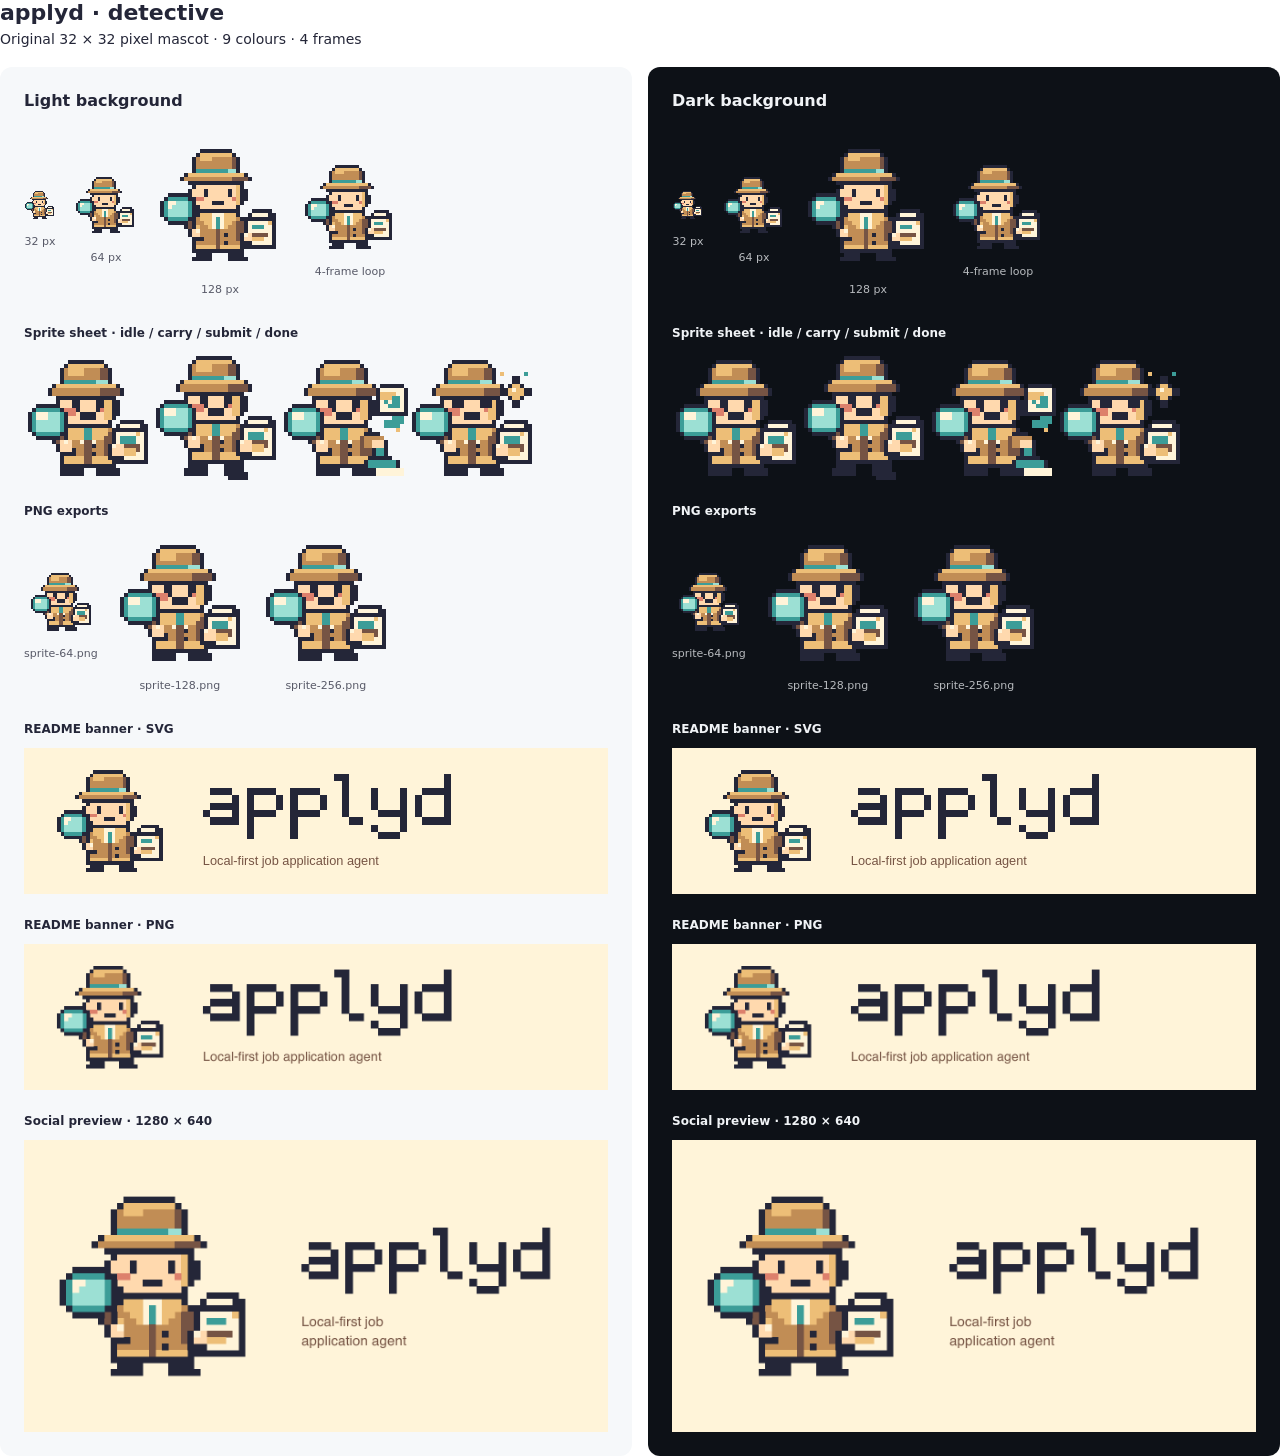
<file: docs/brand/preview.html>
<!doctype html><html lang="en"><head><meta charset="utf-8"><meta name="viewport" content="width=device-width,initial-scale=1"><title>applyd detective artwork preview</title><style>:root{color-scheme:light dark}*{box-sizing:border-box}html,body{margin:0;background:transparent;font-family:system-ui,sans-serif}main{padding:0}header{color:var(--foreground,#242638);margin-bottom:20px}h1{font-size:22px;margin:0 0 6px}header p{margin:0;font-size:14px}.panels{display:grid;grid-template-columns:minmax(0,1fr) minmax(0,1fr);gap:16px}.panel{min-width:0;padding:24px;border-radius:12px}.light{background:#f6f8fa;color:#242638}.dark{background:#0d1117;color:#f0f3f6}h2{font-size:16px;margin:0 0 24px}h3{font-size:12px;font-weight:600;margin:24px 0 12px}figure{margin:0;text-align:center}figcaption{font-size:11px;opacity:.75;margin-top:10px}.sizes,.exports{display:flex;gap:18px;align-items:center;flex-wrap:wrap;min-height:168px}.pixel{image-rendering:pixelated}.sheet,.wide{display:block;max-width:100%;height:auto}.sheet{width:512px}.wide{width:100%}.animated{width:96px;height:96px;background-image:url('[data-uri]');background-repeat:no-repeat;background-size:384px 96px;image-rendering:pixelated;animation:work 2.4s steps(4,end) infinite}@keyframes work{from{background-position:0 0}to{background-position:-384px 0}}@media(prefers-reduced-motion:reduce){.animated{animation:none}}@media(max-width:560px){.panel{padding:16px}.panels{gap:8px}.sizes,.exports{gap:12px}.sizes img,.exports img{max-width:100%;height:auto}}</style></head><body><main><header><h1>applyd · detective</h1><p>Original 32 × 32 pixel mascot · 9 colours · 4 frames</p></header><div class="panels"><section class="panel light" aria-label="light background preview"><h2>Light background</h2><div class="sizes"><figure><img class="pixel" width="32" height="32" src="[data-uri]" alt="Detective mascot at 32 pixels"><figcaption>32 px</figcaption></figure><figure><img class="pixel" width="64" height="64" src="[data-uri]" alt="Detective mascot at 64 pixels"><figcaption>64 px</figcaption></figure><figure><img class="pixel" width="128" height="128" src="[data-uri]" alt="Detective mascot at 128 pixels"><figcaption>128 px</figcaption></figure><figure><div class="animated" role="img" aria-label="Animated detective: idle, carry, submit, done"></div><figcaption>4-frame loop</figcaption></figure></div><h3>Sprite sheet · idle / carry / submit / done</h3><img class="sheet pixel" src="[data-uri]" alt="All four frames at 4 times native size"><h3>PNG exports</h3><div class="exports"><figure><img class="pixel" width="64" src="[data-uri]" alt="64 by 64 PNG export"><figcaption>sprite-64.png</figcaption></figure><figure><img class="pixel" width="128" src="[data-uri]" alt="128 by 128 PNG export"><figcaption>sprite-128.png</figcaption></figure><figure><img class="pixel" width="128" src="[data-uri]" alt="256 by 256 PNG export"><figcaption>sprite-256.png</figcaption></figure></div><h3>README banner · SVG</h3><img class="wide" src="[data-uri]" alt="Vector README banner"><h3>README banner · PNG</h3><img class="wide" src="[data-uri]" alt="PNG README banner"><h3>Social preview · 1280 × 640</h3><img class="wide" src="[data-uri]" alt="Opaque social preview"></section><section class="panel dark" aria-label="dark background preview"><h2>Dark background</h2><div class="sizes"><figure><img class="pixel" width="32" height="32" src="[data-uri]" alt="Detective mascot at 32 pixels"><figcaption>32 px</figcaption></figure><figure><img class="pixel" width="64" height="64" src="[data-uri]" alt="Detective mascot at 64 pixels"><figcaption>64 px</figcaption></figure><figure><img class="pixel" width="128" height="128" src="[data-uri]" alt="Detective mascot at 128 pixels"><figcaption>128 px</figcaption></figure><figure><div class="animated" role="img" aria-label="Animated detective: idle, carry, submit, done"></div><figcaption>4-frame loop</figcaption></figure></div><h3>Sprite sheet · idle / carry / submit / done</h3><img class="sheet pixel" src="[data-uri]" alt="All four frames at 4 times native size"><h3>PNG exports</h3><div class="exports"><figure><img class="pixel" width="64" src="[data-uri]" alt="64 by 64 PNG export"><figcaption>sprite-64.png</figcaption></figure><figure><img class="pixel" width="128" src="[data-uri]" alt="128 by 128 PNG export"><figcaption>sprite-128.png</figcaption></figure><figure><img class="pixel" width="128" src="[data-uri]" alt="256 by 256 PNG export"><figcaption>sprite-256.png</figcaption></figure></div><h3>README banner · SVG</h3><img class="wide" src="[data-uri]" alt="Vector README banner"><h3>README banner · PNG</h3><img class="wide" src="[data-uri]" alt="PNG README banner"><h3>Social preview · 1280 × 640</h3><img class="wide" src="[data-uri]" alt="Opaque social preview"></section></div></main></body></html>
</file>
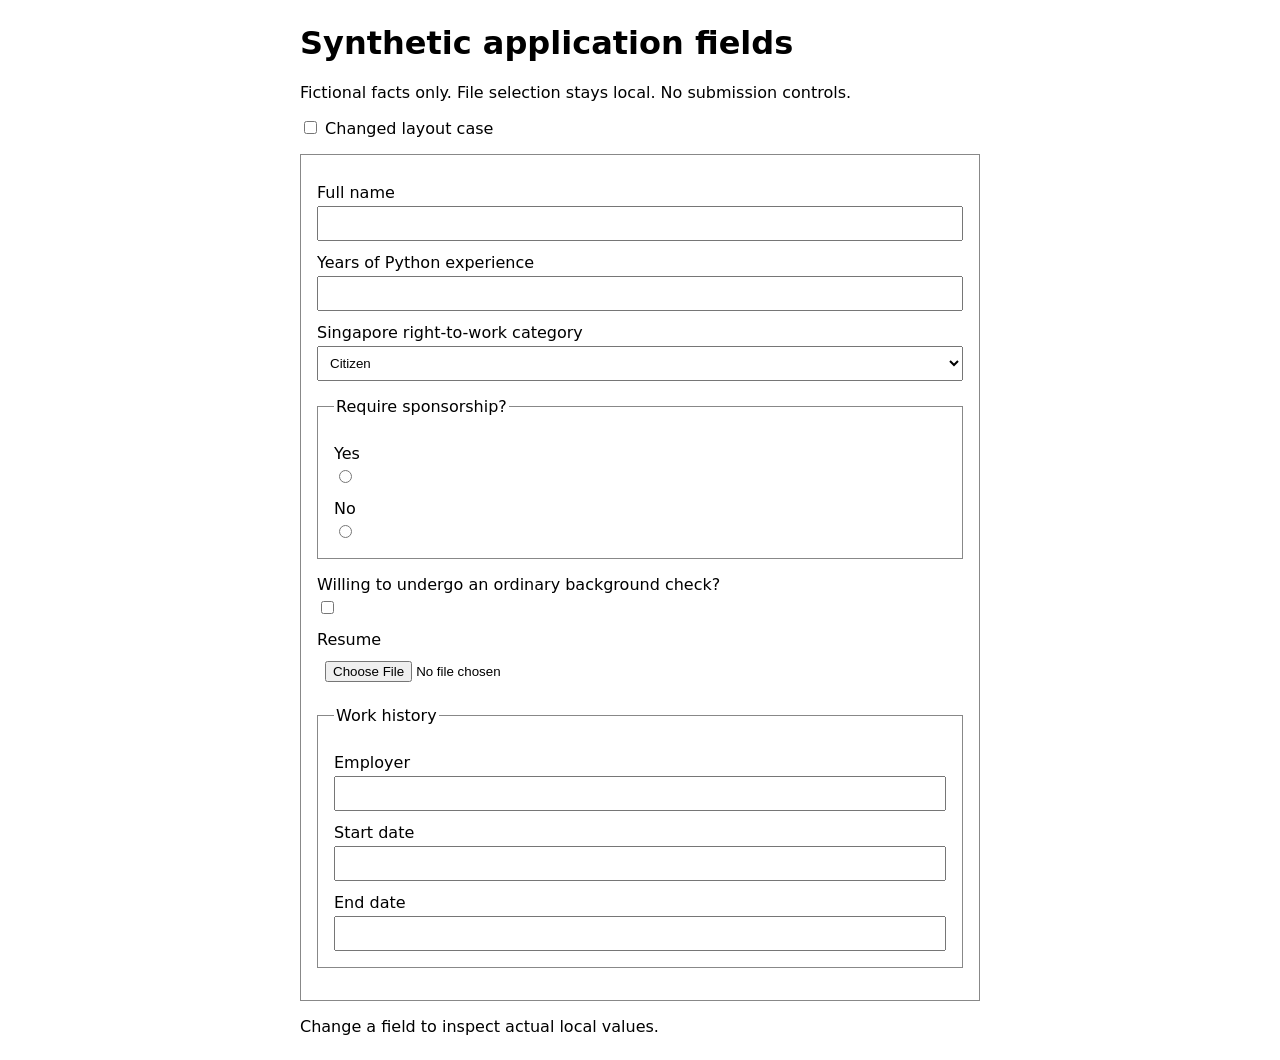
<file: tests/fixtures/application-form.html>
<!doctype html>
<html lang="en">
<head>
  <meta charset="utf-8">
  <meta name="viewport" content="width=device-width, initial-scale=1">
  <meta http-equiv="Content-Security-Policy" content="default-src 'none'; script-src 'unsafe-inline'; style-src 'unsafe-inline'; connect-src 'none'; form-action 'none'; base-uri 'none'; object-src 'none'">
  <title>Synthetic application fields</title>
  <style>
    body { font: 16px system-ui, sans-serif; margin: 24px auto; padding: 0 16px; max-width: 680px; }
    section, fieldset { border: 1px solid #888; padding: 16px; margin: 16px 0; }
    label { display: block; margin: 12px 0 4px; }
    input:not([type="radio"]):not([type="checkbox"]), select, textarea { width: 100%; box-sizing: border-box; padding: 8px; }
    output { display: block; white-space: pre-wrap; overflow-wrap: anywhere; margin-top: 16px; }
  </style>
</head>
<body>
  <h1>Synthetic application fields</h1>
  <p>Fictional facts only. File selection stays local. No submission controls.</p>
  <label><input type="checkbox" id="changed-layout"> Changed layout case</label>
  <section role="dialog" aria-label="Synthetic Easy Apply" id="application-dialog">
    <label for="full-name">Full name</label>
    <input id="full-name" type="text" required>
    <label for="years-python">Years of Python experience</label>
    <input id="years-python" type="number" min="0" max="60" step="1" required>
    <label for="work-category">Singapore right-to-work category</label>
    <select id="work-category" required>
      <option value="citizen">Citizen</option>
      <option value="pr">Permanent Resident</option>
      <option value="foreigner">Foreigner</option>
    </select>
    <fieldset id="sponsorship">
      <legend>Require sponsorship?</legend>
      <label for="sponsorship-yes">Yes</label>
      <input id="sponsorship-yes" type="radio" name="sponsorship" value="yes" required>
      <label for="sponsorship-no">No</label>
      <input id="sponsorship-no" type="radio" name="sponsorship" value="no" required>
    </fieldset>
    <label for="background-check">Willing to undergo an ordinary background check?</label>
    <input id="background-check" type="checkbox" required>
    <label for="resume">Resume</label>
    <input id="resume" type="file" accept="application/pdf,.pdf" required>
    <fieldset id="work-history">
      <legend>Work history</legend>
      <label for="history-company">Employer</label>
      <input id="history-company" type="text" required>
      <label for="history-start">Start date</label>
      <input id="history-start" type="text" required>
      <label for="history-end">End date</label>
      <input id="history-end" type="text" required>
    </fieldset>
    <div id="extra-fields"></div>
  </section>
  <output id="observed" aria-live="polite">Change a field to inspect actual local values.</output>
  <script>
    'use strict';
    const dialog = document.getElementById('application-dialog');
    function showValues() {
      const values = {};
      for (const element of dialog.querySelectorAll('input, select')) {
        values[element.id] = element.type === 'file' ? Array.from(element.files, file => ({name: file.name, size: file.size})) :
          ['radio', 'checkbox'].includes(element.type) ? element.checked : element.value;
      }
      document.getElementById('observed').textContent = JSON.stringify(values, null, 2);
    }
    dialog.addEventListener('input', showValues);
    dialog.addEventListener('change', showValues);
    document.getElementById('changed-layout').addEventListener('change', event => {
      const container = document.getElementById('extra-fields');
      container.replaceChildren();
      const select = document.getElementById('work-category');
      const previous = document.getElementById('new-option');
      if (previous) previous.remove();
      if (event.target.checked) {
        const label = document.createElement('label');
        label.htmlFor = 'unknown-qualification'; label.textContent = 'Unknown qualification';
        const input = document.createElement('input');
        input.id = 'unknown-qualification'; input.required = true;
        container.append(label, input);
        const option = document.createElement('option');
        option.id = 'new-option'; option.value = 'unrecognized'; option.textContent = 'Unrecognized category';
        select.append(option);
      }
      showValues();
    });
  </script>
</body>
</html>
</file>
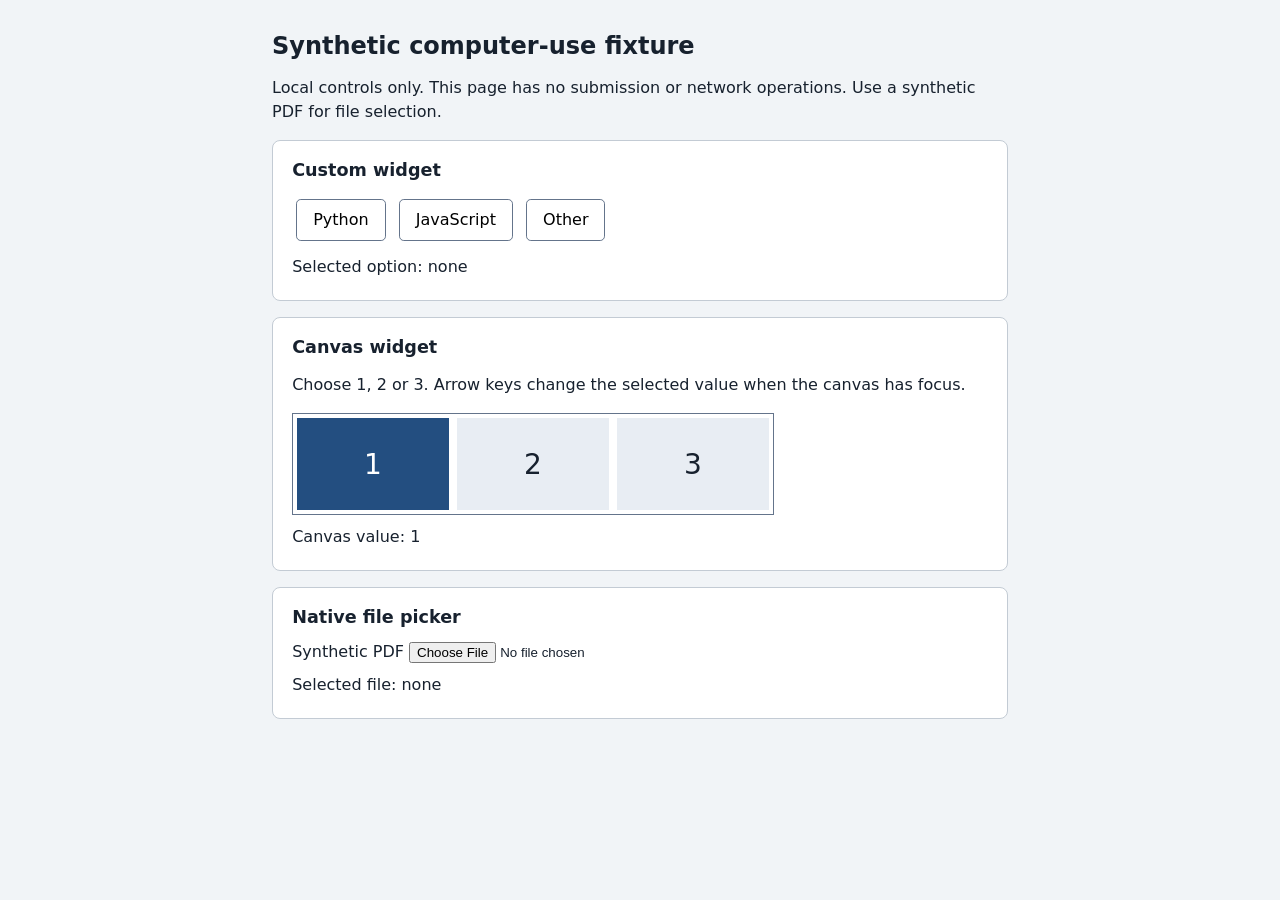
<file: tests/fixtures/fallback-form.html>
<!doctype html>
<html lang="en">
<meta charset="utf-8">
<meta name="viewport" content="width=device-width, initial-scale=1">
<meta http-equiv="Content-Security-Policy" content="default-src 'none'; script-src 'unsafe-inline'; style-src 'unsafe-inline'; connect-src 'none'; form-action 'none'; base-uri 'none'; object-src 'none'">
<title>Synthetic computer-use fixture</title>
<style>
  :root { color-scheme: light; font-family: system-ui, sans-serif; color: #17212e; background: #f1f4f7; }
  body { max-width: 46rem; margin: 2rem auto; padding: 0 1rem; }
  h1 { font-size: 1.5rem; } h2 { font-size: 1.1rem; margin-top: 0; }
  section { background: white; border: 1px solid #c3cbd4; border-radius: .5rem; padding: 1.2rem; margin: 1rem 0; }
  button { font: inherit; padding: .65rem 1rem; margin: .25rem; border: 1px solid #64748b; background: white; border-radius: .3rem; cursor: pointer; }
  button[aria-checked="true"] { color: white; background: #234e80; }
  :focus-visible { outline: 3px solid #c66500; outline-offset: 3px; }
  output { display: block; margin-top: .75rem; min-height: 1.5rem; overflow-wrap: anywhere; }
  canvas { display: block; max-width: 100%; height: auto; border: 1px solid #64748b; cursor: pointer; }
  p { line-height: 1.5; }
</style>
<body>
  <h1>Synthetic computer-use fixture</h1>
  <p>Local controls only. This page has no submission or network operations. Use a synthetic PDF for file selection.</p>

  <section aria-labelledby="widget-heading">
    <h2 id="widget-heading">Custom widget</h2>
    <div id="fixture-language" role="radiogroup" aria-label="Fixture language">
      <button type="button" role="radio" aria-checked="false" data-value="Python">Python</button>
      <button type="button" role="radio" aria-checked="false" data-value="JavaScript">JavaScript</button>
      <button type="button" role="radio" aria-checked="false" data-value="Other">Other</button>
    </div>
    <output id="widget-result" aria-live="polite">Selected option: none</output>
  </section>

  <section aria-labelledby="canvas-heading">
    <h2 id="canvas-heading">Canvas widget</h2>
    <p>Choose 1, 2 or 3. Arrow keys change the selected value when the canvas has focus.</p>
    <canvas id="fixture-canvas" width="480" height="100" tabindex="0" role="slider"
      aria-label="Fixture canvas value" aria-valuemin="1" aria-valuemax="3" aria-valuenow="1">
      Fixture canvas value: 1 to 3
    </canvas>
    <output id="canvas-result" aria-live="polite">Canvas value: 1</output>
  </section>

  <section aria-labelledby="upload-heading">
    <h2 id="upload-heading">Native file picker</h2>
    <label for="fixture-upload">Synthetic PDF</label>
    <input id="fixture-upload" type="file" accept=".pdf,application/pdf">
    <output id="file-result" aria-live="polite">Selected file: none</output>
  </section>

  <script>
    'use strict';
    const widget = document.getElementById('fixture-language');
    widget.addEventListener('click', event => {
      const button = event.target.closest('button[data-value]');
      if (!button || !widget.contains(button)) return;
      for (const option of widget.querySelectorAll('button')) {
        option.setAttribute('aria-checked', String(option === button));
      }
      document.getElementById('widget-result').textContent = 'Selected option: ' + button.dataset.value;
    });

    const canvas = document.getElementById('fixture-canvas');
    const context = canvas.getContext('2d');
    let selected = 1;
    function draw(value) {
      selected = Math.max(1, Math.min(3, value));
      context.clearRect(0, 0, canvas.width, canvas.height);
      for (let index = 0; index < 3; index++) {
        context.fillStyle = index + 1 === selected ? '#234e80' : '#e8edf3';
        context.fillRect(index * 160 + 4, 4, 152, 92);
        context.fillStyle = index + 1 === selected ? '#ffffff' : '#17212e';
        context.font = '28px system-ui';
        context.textAlign = 'center';
        context.fillText(String(index + 1), index * 160 + 80, 60);
      }
      canvas.setAttribute('aria-valuenow', String(selected));
      document.getElementById('canvas-result').textContent = 'Canvas value: ' + selected;
    }
    canvas.addEventListener('pointerdown', event => {
      const bounds = canvas.getBoundingClientRect();
      draw(Math.floor((event.clientX - bounds.left) / bounds.width * 3) + 1);
      canvas.focus();
    });
    canvas.addEventListener('keydown', event => {
      if (!['ArrowLeft', 'ArrowRight', 'ArrowUp', 'ArrowDown'].includes(event.key)) return;
      event.preventDefault();
      draw(selected + (['ArrowRight', 'ArrowUp'].includes(event.key) ? 1 : -1));
    });
    document.getElementById('fixture-upload').addEventListener('change', event => {
      const file = event.target.files[0];
      document.getElementById('file-result').textContent = 'Selected file: ' + (file ? file.name : 'none');
    });
    draw(1);
  </script>
</body>
</html>
</file>
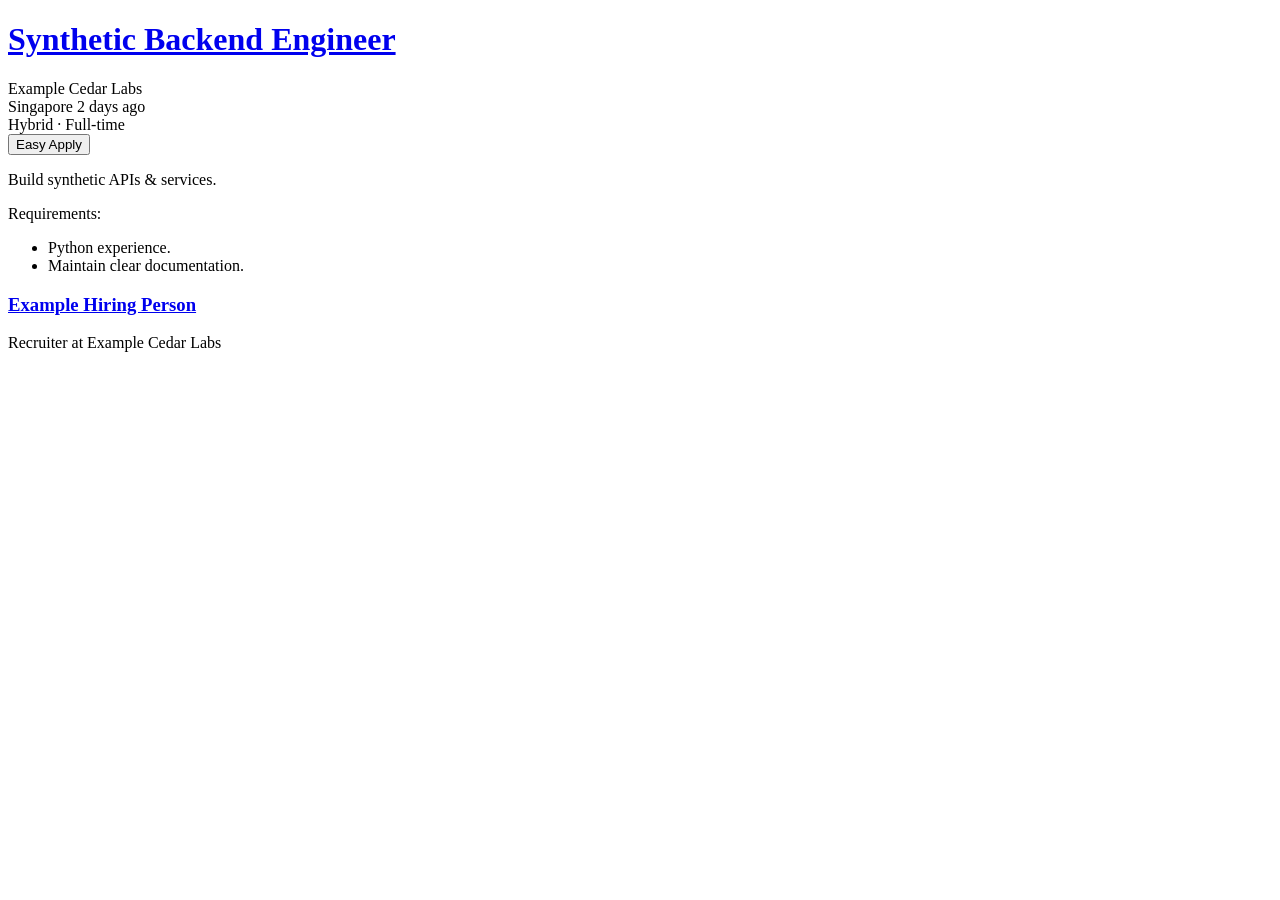
<file: tests/fixtures/linkedin-easy-card.html>
<!doctype html>
<html data-page-url="https://www.linkedin.com/jobs/view/900001?trk=synthetic">
<head><link rel="canonical" href="https://www.linkedin.com/jobs/view/900001"></head>
<body><main class="job-view-layout" data-job-id="900001">
  <div class="job-details-jobs-unified-top-card__job-title"><h1><a href="/jobs/view/900001">Synthetic Backend Engineer</a></h1></div>
  <div class="job-details-jobs-unified-top-card__company-name"><a>Example Cedar Labs</a></div>
  <div class="job-details-jobs-unified-top-card__primary-description-container">
    <span class="tvm__text--low-emphasis">Singapore</span>
    <span class="tvm__text--positive">2 days ago</span>
  </div>
  <div class="job-details-jobs-unified-top-card__job-insight"><span>Hybrid</span><span> · Full-time</span></div>
  <button class="jobs-apply-button" aria-label="Easy Apply to Synthetic Backend Engineer">Easy Apply</button>
  <div id="job-details"><p>Build synthetic APIs &amp; services.</p><p>Requirements:</p><ul><li>Python experience.</li><li>Maintain clear documentation.</li></ul></div>
  <section class="job-details-people-who-can-help__section hirer-card">
    <div class="hirer-card__hirer-information"><a href="/in/synthetic-hiring-person/"><h3>Example Hiring Person</h3></a><p class="t-14">Recruiter at Example Cedar Labs</p></div>
  </section>
</main></body></html>
</file>
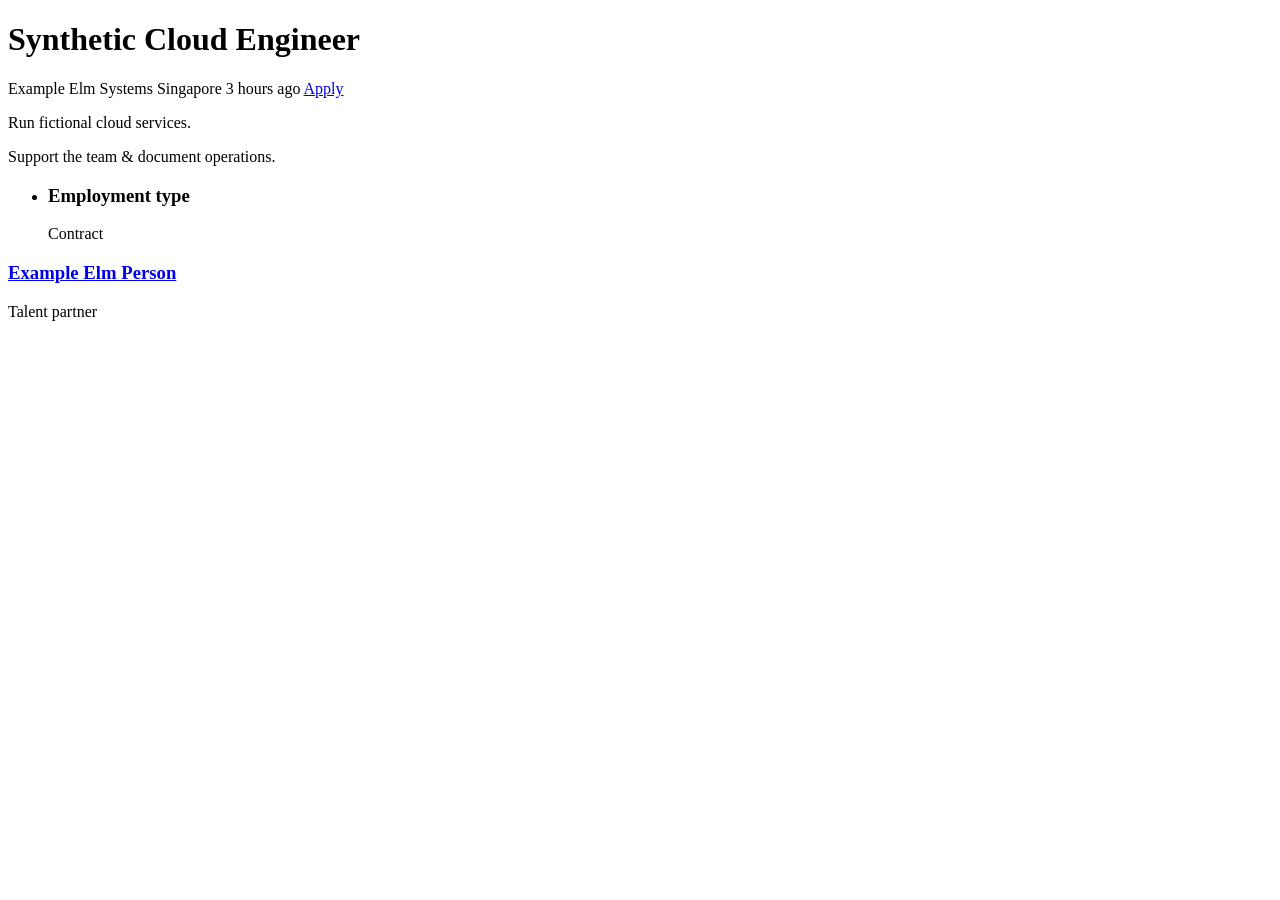
<file: tests/fixtures/linkedin-external.html>
<!doctype html>
<html data-page-url="https://sg.linkedin.com/jobs/view/synthetic-cloud-engineer-900003?trk=synthetic">
<head><link rel="canonical" href="https://www.linkedin.com/jobs/view/900003"></head>
<body><main>
  <h1 class="top-card-layout__title">Synthetic Cloud Engineer</h1>
  <a class="topcard__org-name-link">Example Elm Systems</a>
  <span class="topcard__flavor--bullet">Singapore</span>
  <span class="posted-time-ago__text">3 hours ago</span>
  <a class="apply-button" href="https://careers.example.org/jobs/elm-003?source=linkedin&amp;campaign=synthetic">Apply</a>
  <div class="show-more-less-html__markup"><p>Run fictional cloud services.</p><p>Support the team &amp; document operations.</p></div>
  <ul><li class="description__job-criteria-item"><h3 class="description__job-criteria-subheader">Employment type</h3><span class="description__job-criteria-text">Contract</span></li></ul>
  <div class="message-the-recruiter"><a href="https://www.linkedin.com/in/synthetic-elm-person/"><h3 class="base-main-card__title">Example Elm Person</h3></a><p class="base-main-card__subtitle">Talent partner</p></div>
</main></body></html>
</file>
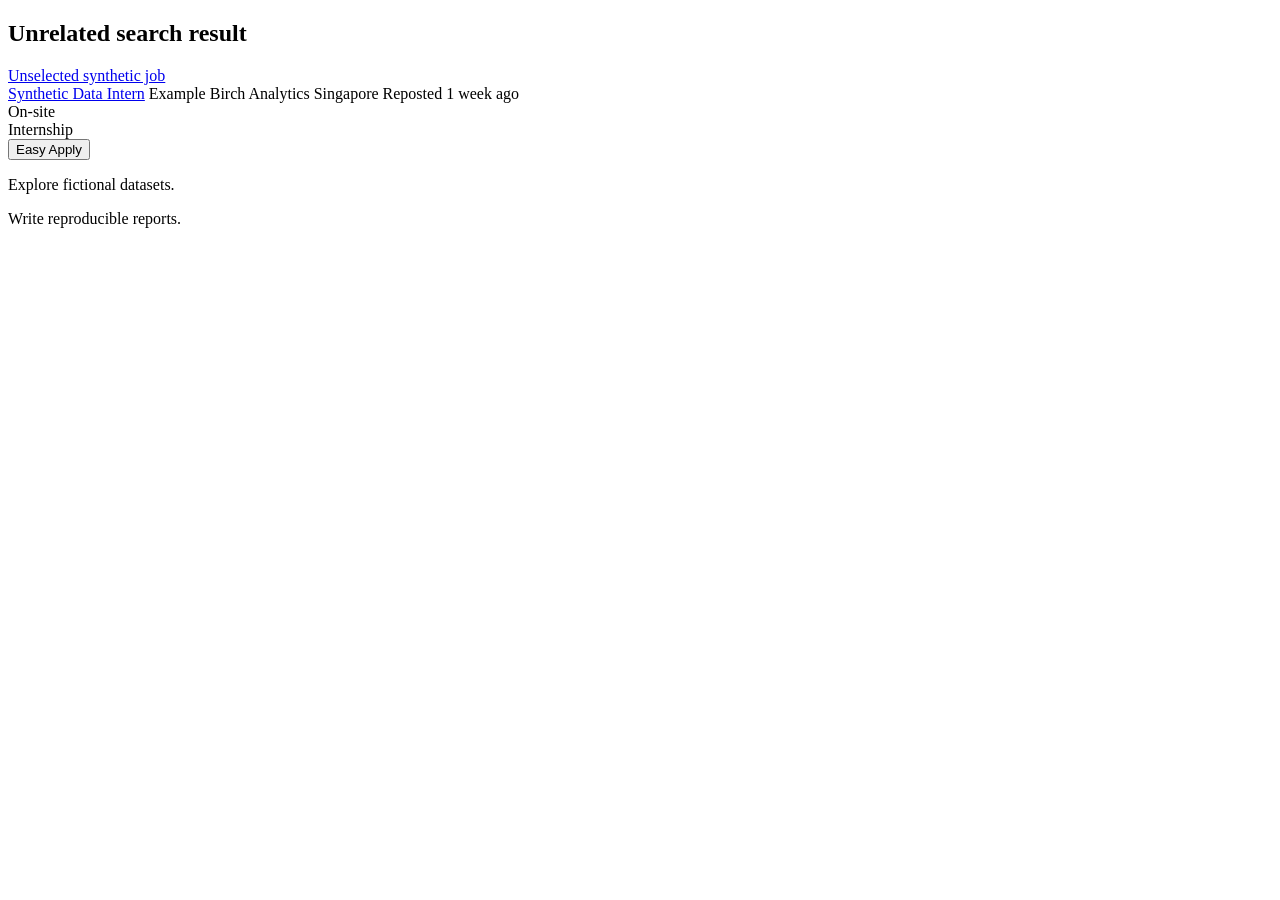
<file: tests/fixtures/linkedin-no-card.html>
<!doctype html>
<html data-page-url="https://www.linkedin.com/jobs/search/?currentJobId=900002&amp;origin=SYNTHETIC">
<head><link rel="canonical" href="https://www.linkedin.com/jobs/search/"></head>
<body><main>
  <aside><h1>Unrelated search result</h1><a href="/jobs/view/999999">Unselected synthetic job</a></aside>
  <div class="jobs-search__job-details--container" hidden data-job-id="999999"><h1>Hidden stale panel</h1></div>
  <div class="jobs-search__job-details--container" data-job-id="900002">
    <a class="jobs-unified-top-card__job-title" href="/jobs/view/synthetic-data-intern-900002">Synthetic Data Intern</a>
    <a class="jobs-unified-top-card__company-name">Example Birch Analytics</a>
    <span class="jobs-unified-top-card__bullet">Singapore</span>
    <span class="jobs-unified-top-card__posted-date">Reposted 1 week ago</span>
    <div class="jobs-unified-top-card__job-insight">On-site</div>
    <div class="jobs-unified-top-card__job-insight">Internship</div>
    <div class="jobs-s-apply"><button>Easy Apply</button></div>
    <div class="jobs-description__content"><div class="jobs-box__html-content"><p>Explore fictional datasets.</p><p>Write reproducible reports.</p></div></div>
    <div class="jobs-poster" style="display: none"><a href="/in/hidden-synthetic-person/"><h3 class="jobs-poster__name">Hidden person</h3></a></div>
  </div>
</main></body></html>
</file>
